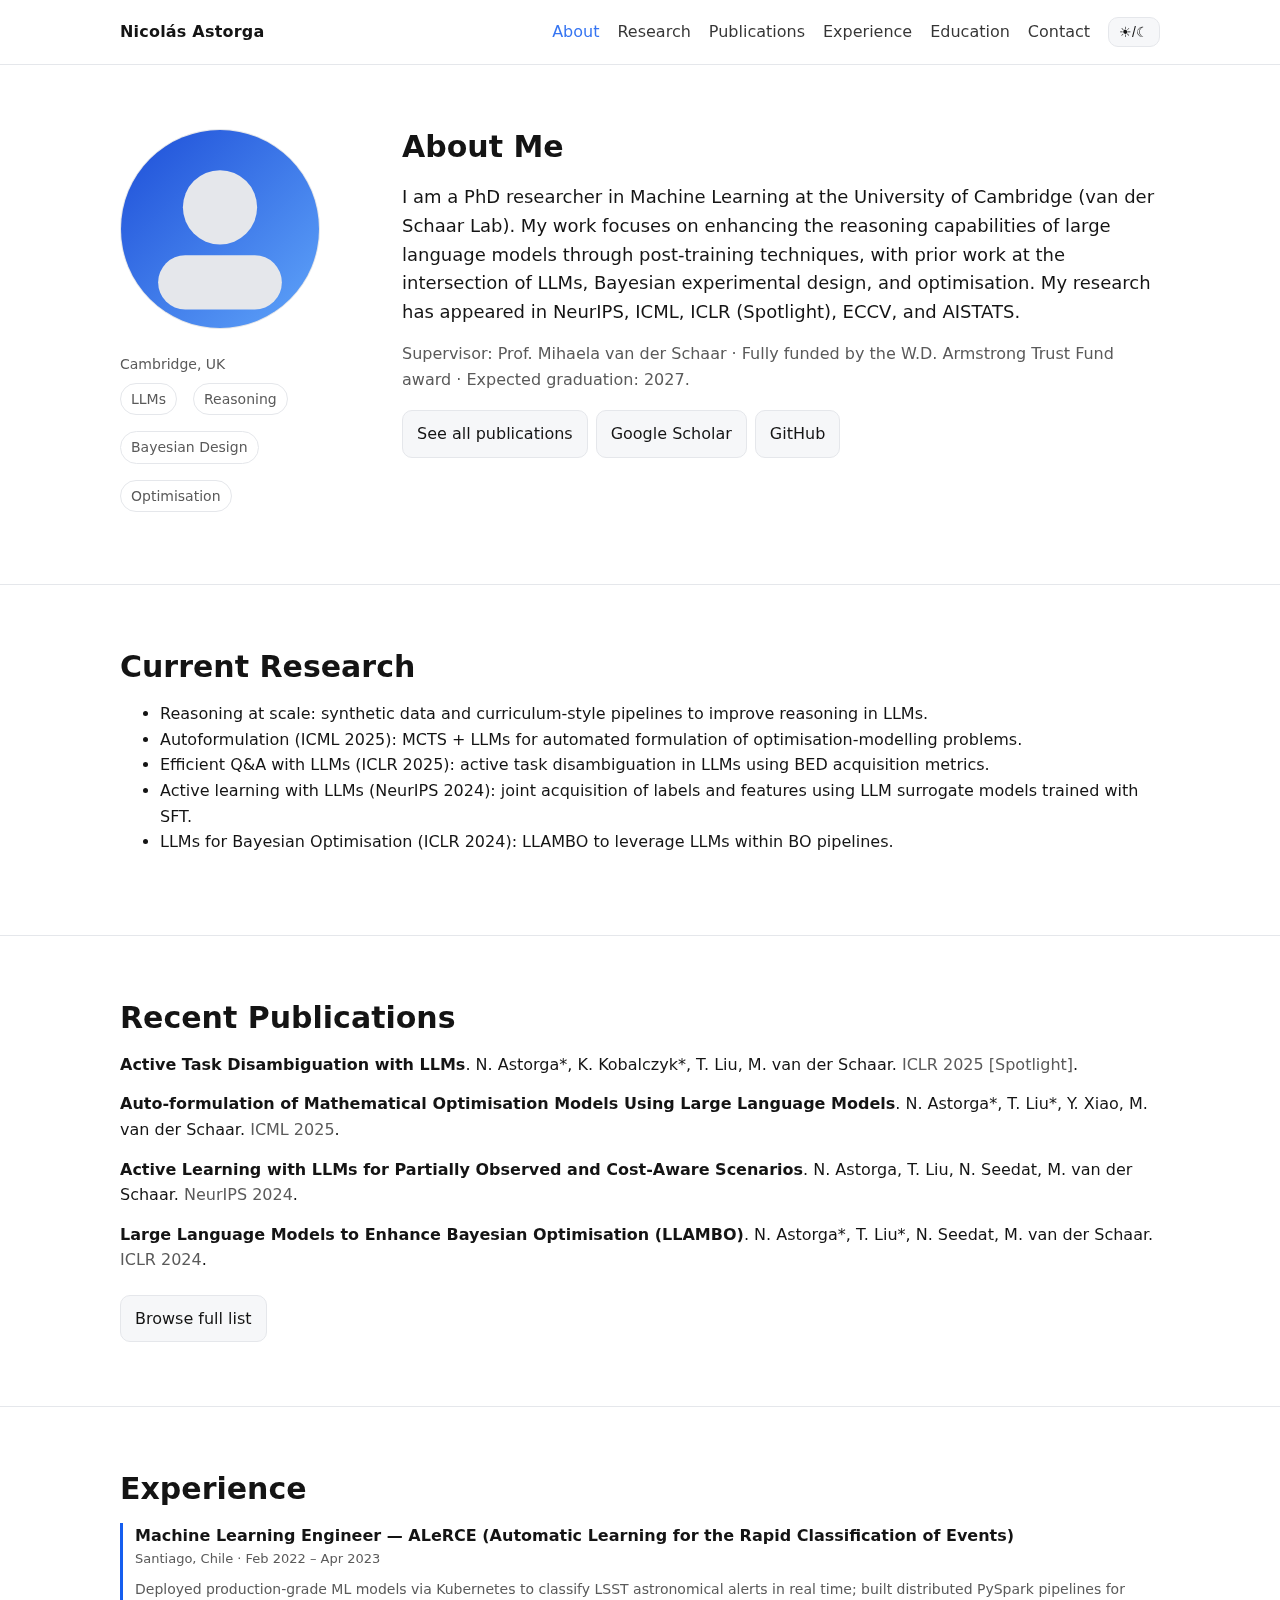
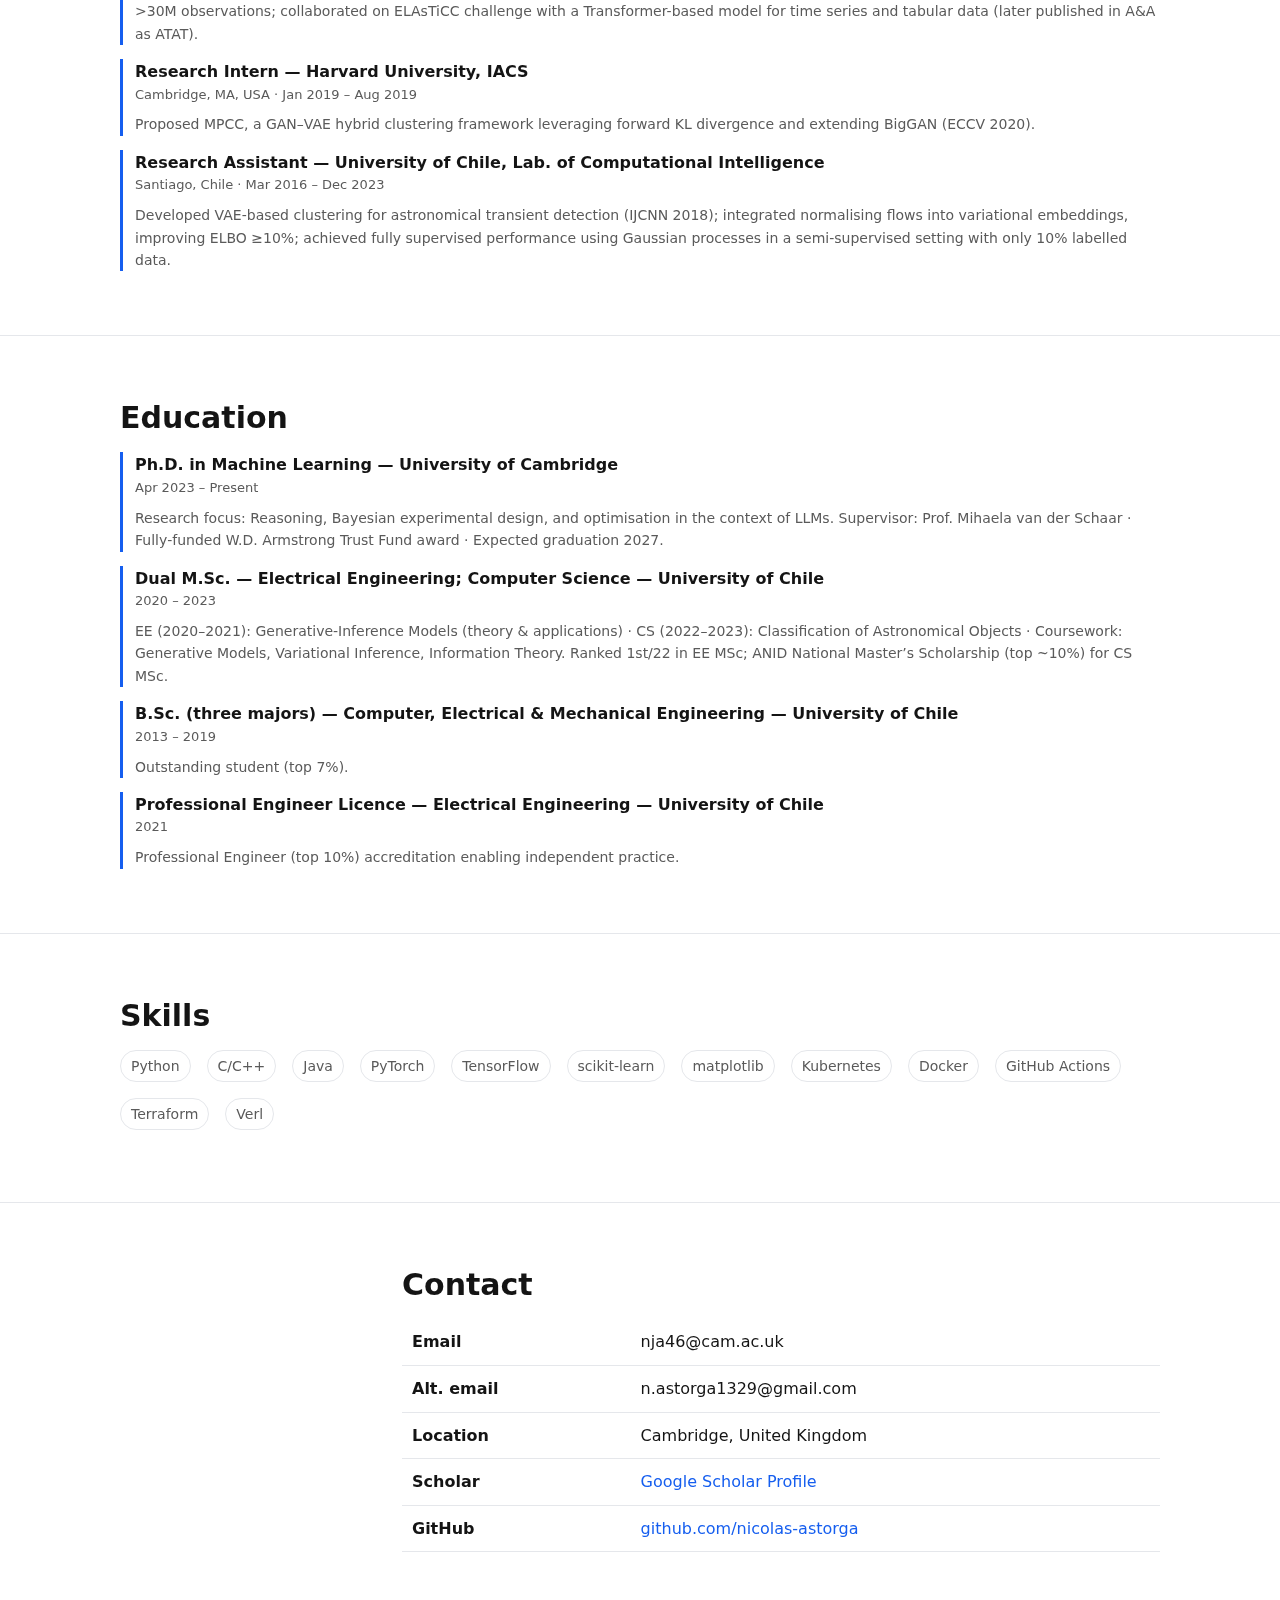
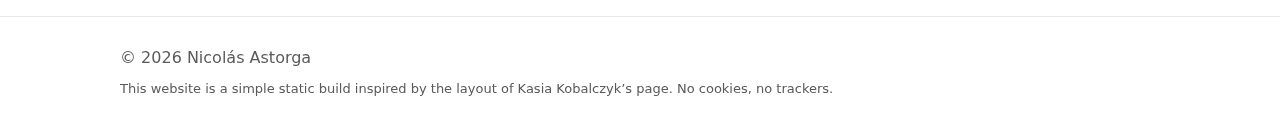
<file: index.html>
<!doctype html>
<html lang="en">
<head>
  <meta charset="utf-8">
  <meta name="viewport" content="width=device-width,initial-scale=1">
  <title>Nicolás Astorga — Researcher in Machine Learning</title>
  <meta name="description" content="PhD researcher focusing on enhancing the reasoning capabilities of LLMs via post-training, Bayesian experimental design, and optimisation.">
  <link rel="preconnect" href="https://fonts.gstatic.com" crossorigin>
  <link rel="preconnect" href="https://fonts.googleapis.com">
  <link href="https://fonts.googleapis.com/css2?family=Inter:wght@400;600;700&display=swap" rel="stylesheet">
  <link rel="stylesheet" href="assets/css/styles.css">
  <meta property="og:title" content="Nicolás Astorga">
  <meta property="og:description" content="PhD researcher in Machine Learning at the University of Cambridge (van der Schaar Lab).">
  <meta property="og:type" content="website">
  <meta property="og:image" content="assets/img/profile.svg">
  <meta name="theme-color" content="#155EEF">
</head>
<body>
  <nav class="nav">
    <div class="container wrap">
      <div class="brand">Nicolás Astorga</div>
      <ul>
        <li><a href="#about" class="active">About</a></li>
        <li><a href="#research">Research</a></li>
        <li><a href="#publications">Publications</a></li>
        <li><a href="#experience">Experience</a></li>
        <li><a href="#education">Education</a></li>
        <li><a href="#contact">Contact</a></li>
        <li><button id="themeToggle" class="toggle" aria-label="Toggle theme">☀︎/☾</button></li>
      </ul>
    </div>
  </nav>

  <!-- About Me at the very top (no hero section) -->
  <section id="about" class="section">
    <div class="container grid">
      <aside>
        <img src="assets/img/profile.svg" width="200" height="200" alt="Profile photo of Nicolás Astorga" class="img-round">
        <div class="mt-16">
          <div class="small">Cambridge, UK</div>
          <div class="chips mt-8">
            <span class="badge">LLMs</span>
            <span class="badge">Reasoning</span>
            <span class="badge">Bayesian Design</span>
            <span class="badge">Optimisation</span>
          </div>
        </div>
      </aside>
      <div>
        <h2>About Me</h2>
        <p class="lead">
          I am a PhD researcher in Machine Learning at the University of Cambridge (van der Schaar Lab).
          My work focuses on enhancing the reasoning capabilities of large language models through post-training techniques,
          with prior work at the intersection of LLMs, Bayesian experimental design, and optimisation.
          My research has appeared in NeurIPS, ICML, ICLR (Spotlight), ECCV, and AISTATS.
        </p>
        <p class="sub">
          Supervisor: Prof. Mihaela van der Schaar · Fully funded by the W.D. Armstrong Trust Fund award · Expected graduation: 2027.
        </p>
        <div class="chips">
          <a class="btn" href="publications.html">See all publications</a>
          <a class="btn" href="https://scholar.google.com/citations?user=oLiBK8cAAAAJ" target="_blank" rel="noopener">Google Scholar</a>
          <a class="btn" href="https://github.com/nicolas-astorga" target="_blank" rel="noopener">GitHub</a>
        </div>
      </div>
    </div>
  </section>

  <section id="research" class="section">
    <div class="container">
      <h2>Current Research</h2>
      <ul class="mt-16">
        <li>Reasoning at scale: synthetic data and curriculum-style pipelines to improve reasoning in LLMs.</li>
        <li>Autoformulation (ICML&nbsp;2025): MCTS + LLMs for automated formulation of optimisation-modelling problems.</li>
        <li>Efficient Q&amp;A with LLMs (ICLR&nbsp;2025): active task disambiguation in LLMs using BED acquisition metrics.</li>
        <li>Active learning with LLMs (NeurIPS&nbsp;2024): joint acquisition of labels and features using LLM surrogate models trained with SFT.</li>
        <li>LLMs for Bayesian Optimisation (ICLR&nbsp;2024): LLAMBO to leverage LLMs within BO pipelines.</li>
      </ul>
    </div>
  </section>

  <section id="publications" class="section">
    <div class="container">
      <h2>Recent Publications</h2>
      <div class="mt-16">
        <p class="pub"><strong>Active Task Disambiguation with LLMs</strong>. N. Astorga*, K. Kobalczyk*, T. Liu, M. van der Schaar. <span class="venue">ICLR 2025 [Spotlight]</span>.</p>
        <p class="pub"><strong>Auto‑formulation of Mathematical Optimisation Models Using Large Language Models</strong>. N. Astorga*, T. Liu*, Y. Xiao, M. van der Schaar. <span class="venue">ICML 2025</span>.</p>
        <p class="pub"><strong>Active Learning with LLMs for Partially Observed and Cost‑Aware Scenarios</strong>. N. Astorga, T. Liu, N. Seedat, M. van der Schaar. <span class="venue">NeurIPS 2024</span>.</p>
        <p class="pub"><strong>Large Language Models to Enhance Bayesian Optimisation (LLAMBO)</strong>. N. Astorga*, T. Liu*, N. Seedat, M. van der Schaar. <span class="venue">ICLR 2024</span>.</p>
        <a class="btn mt-8" href="publications.html">Browse full list</a>
      </div>
    </div>
  </section>

  <section id="experience" class="section">
    <div class="container">
      <h2>Experience</h2>
      <div class="timeline mt-16">
        <div class="item">
          <div class="what">Machine Learning Engineer — ALeRCE (Automatic Learning for the Rapid Classification of Events)</div>
          <div class="when">Santiago, Chile · Feb 2022 – Apr 2023</div>
          <div class="small mt-8">
            Deployed production-grade ML models via Kubernetes to classify LSST astronomical alerts in real time;
            built distributed PySpark pipelines for &gt;30M observations; collaborated on ELAsTiCC challenge with a Transformer-based model for time series and tabular data (later published in A&amp;A as ATAT).
          </div>
        </div>
        <div class="item">
          <div class="what">Research Intern — Harvard University, IACS</div>
          <div class="when">Cambridge, MA, USA · Jan 2019 – Aug 2019</div>
          <div class="small mt-8">
            Proposed MPCC, a GAN–VAE hybrid clustering framework leveraging forward KL divergence and extending BigGAN (ECCV 2020).
          </div>
        </div>
        <div class="item">
          <div class="what">Research Assistant — University of Chile, Lab. of Computational Intelligence</div>
          <div class="when">Santiago, Chile · Mar 2016 – Dec 2023</div>
          <div class="small mt-8">
            Developed VAE-based clustering for astronomical transient detection (IJCNN 2018);
            integrated normalising flows into variational embeddings, improving ELBO ≥10%;
            achieved fully supervised performance using Gaussian processes in a semi‑supervised setting with only 10% labelled data.
          </div>
        </div>
      </div>
    </div>
  </section>

  <section id="education" class="section">
    <div class="container">
      <h2>Education</h2>
      <div class="timeline mt-16">
        <div class="item">
          <div class="what">Ph.D. in Machine Learning — University of Cambridge</div>
          <div class="when">Apr 2023 – Present</div>
          <div class="small mt-8">
            Research focus: Reasoning, Bayesian experimental design, and optimisation in the context of LLMs.
            Supervisor: Prof. Mihaela van der Schaar · Fully‑funded W.D. Armstrong Trust Fund award · Expected graduation 2027.
          </div>
        </div>
        <div class="item">
          <div class="what">Dual M.Sc. — Electrical Engineering; Computer Science — University of Chile</div>
          <div class="when">2020 – 2023</div>
          <div class="small mt-8">
            EE (2020–2021): Generative‑Inference Models (theory &amp; applications)&nbsp;·
            CS (2022–2023): Classification of Astronomical Objects&nbsp;·
            Coursework: Generative Models, Variational Inference, Information Theory.
            Ranked 1st/22 in EE MSc; ANID National Master’s Scholarship (top ~10%) for CS MSc.
          </div>
        </div>
        <div class="item">
          <div class="what">B.Sc. (three majors) — Computer, Electrical &amp; Mechanical Engineering — University of Chile</div>
          <div class="when">2013 – 2019</div>
          <div class="small mt-8">
            Outstanding student (top 7%).
          </div>
        </div>
        <div class="item">
          <div class="what">Professional Engineer Licence — Electrical Engineering — University of Chile</div>
          <div class="when">2021</div>
          <div class="small mt-8">
            Professional Engineer (top 10%) accreditation enabling independent practice.
          </div>
        </div>
      </div>
    </div>
  </section>

  <section class="section">
    <div class="container">
      <h2>Skills</h2>
      <div class="chips mt-16">
        <span class="badge">Python</span><span class="badge">C/C++</span><span class="badge">Java</span>
        <span class="badge">PyTorch</span><span class="badge">TensorFlow</span><span class="badge">scikit‑learn</span>
        <span class="badge">matplotlib</span><span class="badge">Kubernetes</span><span class="badge">Docker</span>
        <span class="badge">GitHub Actions</span><span class="badge">Terraform</span><span class="badge">Verl</span>
      </div>
    </div>
  </section>

  <section id="contact" class="section">
    <div class="container grid">
      <aside></aside>
      <div>
        <h2>Contact</h2>
        <table class="table mt-16">
          <tbody>
            <tr><th>Email</th><td>nja46@cam.ac.uk</td></tr>
            <tr><th>Alt. email</th><td>n.astorga1329@gmail.com</td></tr>
            <tr><th>Location</th><td>Cambridge, United Kingdom</td></tr>
            <tr><th>Scholar</th><td><a href="https://scholar.google.com/citations?user=oLiBK8cAAAAJ" target="_blank" rel="noopener">Google Scholar Profile</a></td></tr>
            <tr><th>GitHub</th><td><a href="https://github.com/nicolas-astorga" target="_blank" rel="noopener">github.com/nicolas-astorga</a></td></tr>
          </tbody>
        </table>
      </div>
    </div>
  </section>

  <footer>
    <div class="container">
      <div>© <span id="yr"></span> Nicolás Astorga</div>
      <div class="legal mt-8">This website is a simple static build inspired by the layout of Kasia Kobalczyk’s page. No cookies, no trackers.</div>
    </div>
  </footer>

  <script src="assets/js/main.js"></script>
  <script>document.getElementById('yr').textContent = new Date().getFullYear()</script>
</body>
</html>
</file>
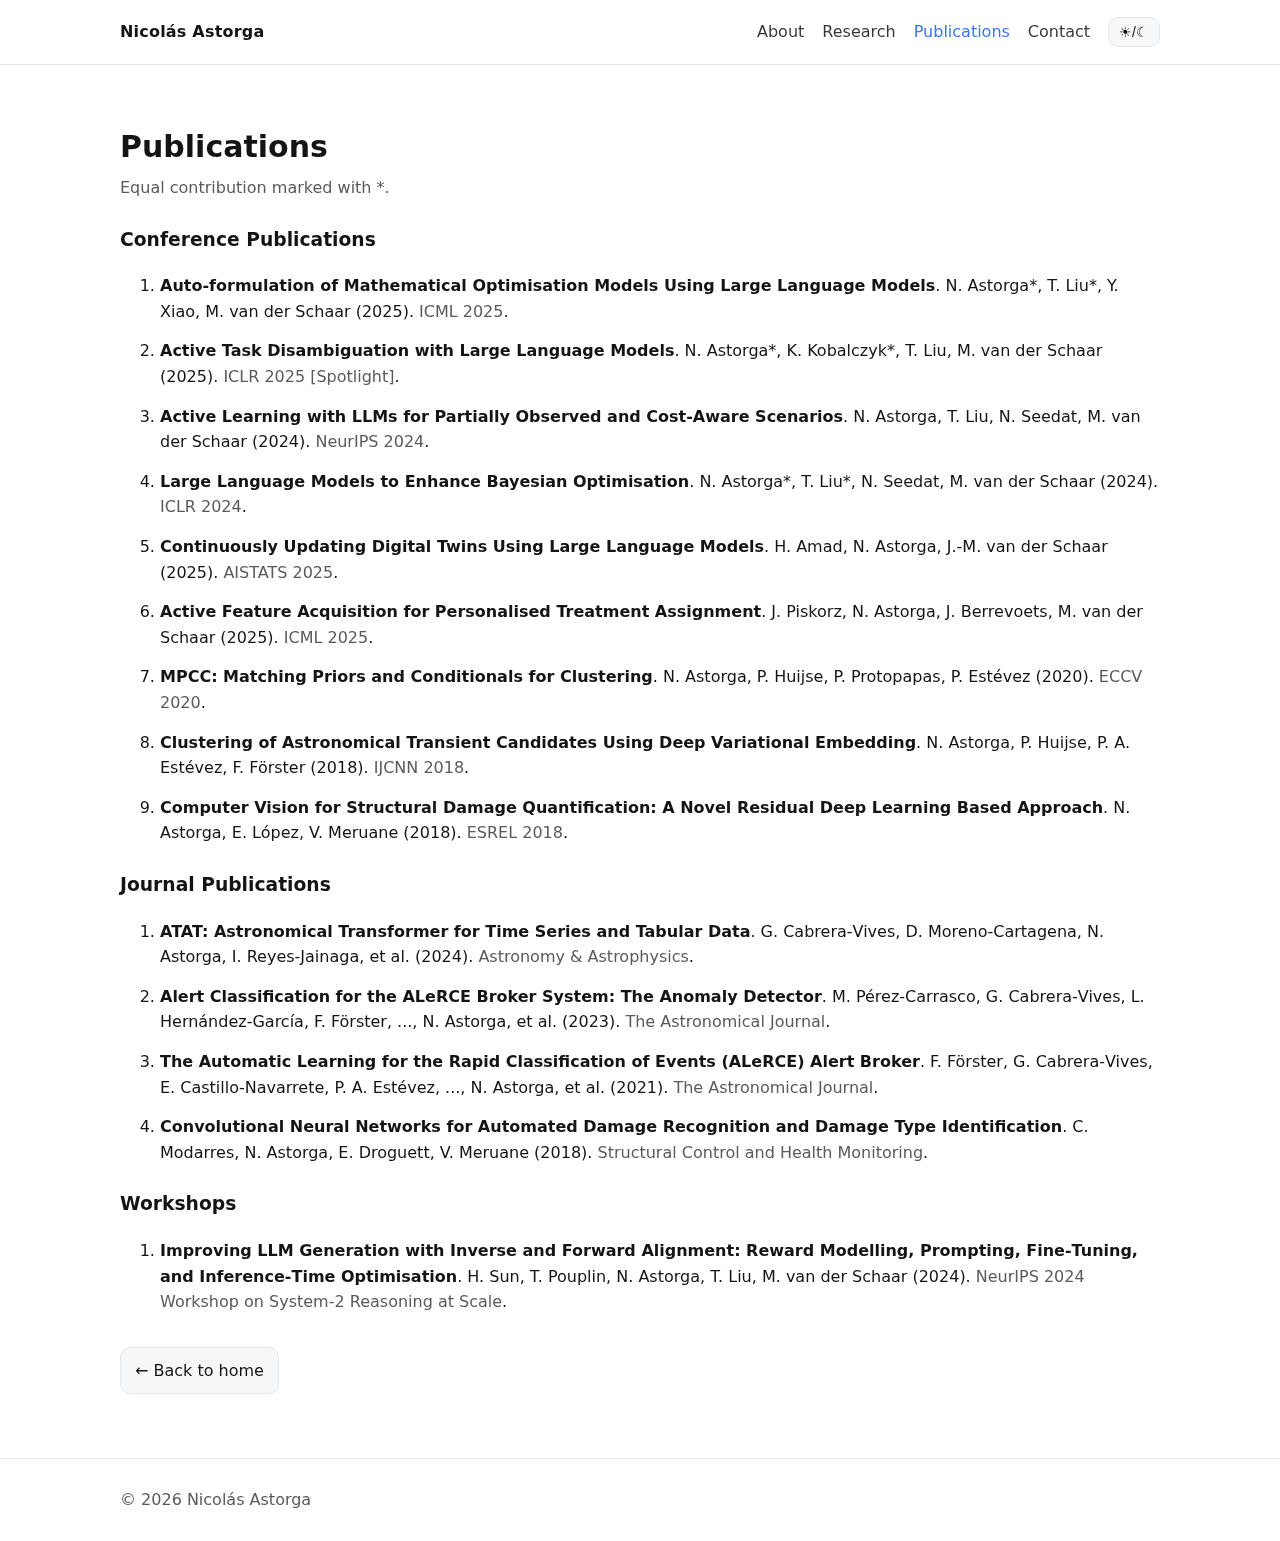
<file: publications.html>
<!doctype html>
<html lang="en">
<head>
  <meta charset="utf-8">
  <meta name="viewport" content="width=device-width,initial-scale=1">
  <title>Publications — Nicolás Astorga</title>
  <link rel="stylesheet" href="assets/css/styles.css">
</head>
<body>
  <nav class="nav">
    <div class="container wrap">
      <div class="brand">Nicolás Astorga</div>
      <ul>
        <li><a href="index.html#about">About</a></li>
        <li><a href="index.html#research">Research</a></li>
        <li><a href="publications.html" class="active">Publications</a></li>
        <li><a href="index.html#contact">Contact</a></li>
        <li><button id="themeToggle" class="toggle" aria-label="Toggle theme">☀︎/☾</button></li>
      </ul>
    </div>
  </nav>

  <section class="section">
    <div class="container">
      <h2>Publications</h2>
      <p class="sub mt-8">Equal contribution marked with *.</p>

      <h3 class="mt-24">Conference Publications</h3>
      <ol class="mt-16">
        <li class="pub"><strong>Auto‑formulation of Mathematical Optimisation Models Using Large Language Models</strong>. N. Astorga*, T. Liu*, Y. Xiao, M. van der Schaar (2025). <span class="venue">ICML 2025</span>.</li>
        <li class="pub"><strong>Active Task Disambiguation with Large Language Models</strong>. N. Astorga*, K. Kobalczyk*, T. Liu, M. van der Schaar (2025). <span class="venue">ICLR 2025 [Spotlight]</span>.</li>
        <li class="pub"><strong>Active Learning with LLMs for Partially Observed and Cost‑Aware Scenarios</strong>. N. Astorga, T. Liu, N. Seedat, M. van der Schaar (2024). <span class="venue">NeurIPS 2024</span>.</li>
        <li class="pub"><strong>Large Language Models to Enhance Bayesian Optimisation</strong>. N. Astorga*, T. Liu*, N. Seedat, M. van der Schaar (2024). <span class="venue">ICLR 2024</span>.</li>
        <li class="pub"><strong>Continuously Updating Digital Twins Using Large Language Models</strong>. H. Amad, N. Astorga, J.-M. van der Schaar (2025). <span class="venue">AISTATS 2025</span>.</li>
        <li class="pub"><strong>Active Feature Acquisition for Personalised Treatment Assignment</strong>. J. Piskorz, N. Astorga, J. Berrevoets, M. van der Schaar (2025). <span class="venue">ICML 2025</span>.</li>
        <li class="pub"><strong>MPCC: Matching Priors and Conditionals for Clustering</strong>. N. Astorga, P. Huijse, P. Protopapas, P. Estévez (2020). <span class="venue">ECCV 2020</span>.</li>
        <li class="pub"><strong>Clustering of Astronomical Transient Candidates Using Deep Variational Embedding</strong>. N. Astorga, P. Huijse, P. A. Estévez, F. Förster (2018). <span class="venue">IJCNN 2018</span>.</li>
        <li class="pub"><strong>Computer Vision for Structural Damage Quantification: A Novel Residual Deep Learning Based Approach</strong>. N. Astorga, E. López, V. Meruane (2018). <span class="venue">ESREL 2018</span>.</li>
      </ol>

      <h3 class="mt-24">Journal Publications</h3>
      <ol class="mt-16">
        <li class="pub"><strong>ATAT: Astronomical Transformer for Time Series and Tabular Data</strong>. G. Cabrera‑Vives, D. Moreno‑Cartagena, N. Astorga, I. Reyes‑Jainaga, et&nbsp;al. (2024). <span class="venue">Astronomy &amp; Astrophysics</span>.</li>
        <li class="pub"><strong>Alert Classification for the ALeRCE Broker System: The Anomaly Detector</strong>. M. Pérez‑Carrasco, G. Cabrera‑Vives, L. Hernández‑García, F. Förster, ..., N. Astorga, et&nbsp;al. (2023). <span class="venue">The Astronomical Journal</span>.</li>
        <li class="pub"><strong>The Automatic Learning for the Rapid Classification of Events (ALeRCE) Alert Broker</strong>. F. Förster, G. Cabrera‑Vives, E. Castillo‑Navarrete, P. A. Estévez, ..., N. Astorga, et&nbsp;al. (2021). <span class="venue">The Astronomical Journal</span>.</li>
        <li class="pub"><strong>Convolutional Neural Networks for Automated Damage Recognition and Damage Type Identification</strong>. C. Modarres, N. Astorga, E. Droguett, V. Meruane (2018). <span class="venue">Structural Control and Health Monitoring</span>.</li>
      </ol>

      <h3 class="mt-24">Workshops</h3>
      <ol class="mt-16">
        <li class="pub"><strong>Improving LLM Generation with Inverse and Forward Alignment: Reward Modelling, Prompting, Fine‑Tuning, and Inference‑Time Optimisation</strong>. H. Sun, T. Pouplin, N. Astorga, T. Liu, M. van der Schaar (2024). <span class="venue">NeurIPS 2024 Workshop on System‑2 Reasoning at Scale</span>.</li>
      </ol>

      <div class="mt-32">
        <a class="btn" href="index.html">← Back to home</a>
      </div>
    </div>
  </section>

  <footer>
    <div class="container">
      <div>© <span id="yr"></span> Nicolás Astorga</div>
    </div>
  </footer>

  <script src="assets/js/main.js"></script>
  <script>document.getElementById('yr').textContent = new Date().getFullYear()</script>
</body>
</html>
</file>
<file: assets/css/styles.css>
/* Nicolas Astorga — minimal academic site (no frameworks) */
:root{
  --bg: #ffffff;
  --text: #141414;
  --muted: #5a5a5a;
  --card: #f6f7f9;
  --accent: #155EEF;
  --border: #e5e7eb;
}
html[data-theme="dark"]{
  --bg: #0b0c0f;
  --text: #e9edf1;
  --muted: #a9b1ba;
  --card: #12151b;
  --accent: #4f83ff;
  --border: #222733;
}
*{box-sizing:border-box}
html{scroll-behavior:smooth}
body{
  margin:0;
  font-family: ui-sans-serif, system-ui, -apple-system, Segoe UI, Roboto, Helvetica, Arial, "Apple Color Emoji","Segoe UI Emoji";
  color:var(--text);
  background:var(--bg);
  line-height:1.6;
}
.container{max-width:1080px;margin:0 auto;padding:0 20px}
a{color:var(--accent);text-decoration:none}
a:hover{text-decoration:underline}
/* Navbar */
.nav{
  position:sticky;top:0;z-index:50;
  backdrop-filter:saturate(180%) blur(6px);
  background:color-mix(in oklab, var(--bg) 86%, transparent);
  border-bottom:1px solid var(--border);
}
.nav .wrap{display:flex;align-items:center;gap:16px;justify-content:space-between;height:64px}
.brand{font-weight:700;letter-spacing:.2px}
.nav ul{list-style:none;margin:0;padding:0;display:flex;gap:18px;align-items:center}
.nav li a{color:var(--text);opacity:.86}
.nav li a.active{color:var(--accent)}
.toggle{
  border:1px solid var(--border);border-radius:10px;padding:6px 10px;cursor:pointer;
  background:var(--card);color:var(--text);font-size:14px;
}
/* Header section (About at the top) */
.section{padding:64px 0;border-bottom:1px solid var(--border)}
.section h2{font-size:30px;line-height:1.2;margin:0 0 14px}
.section .sub{color:var(--muted);margin-top:-4px;margin-bottom:18px}
.lead{font-size:18px}
.grid{
  display:grid;gap:22px;
  grid-template-columns:1fr;
}
@media(min-width:960px){
  .grid{grid-template-columns:260px 1fr}
}
.card{
  background:var(--card);border:1px solid var(--border);border-radius:12px;padding:18px;
}
.img-round{width:200px;height:200px;border-radius:50%;object-fit:cover;border:1px solid var(--border);background:#ddd}
.badge{display:inline-block;padding:4px 10px;border-radius:999px;border:1px solid var(--border);background:transparent;margin:0 8px 8px 0;color:var(--muted);font-size:14px}
/* Timelines */
.timeline{display:grid;gap:14px}
.timeline .item{border-left:3px solid var(--accent);padding-left:12px}
.timeline .item .when{font-size:13px;color:var(--muted)}
.timeline .item .what{font-weight:600}
/* Publications */
.pub{margin:0 0 14px}
.pub .venue{color:var(--muted)}
/* Footer */
footer{padding:28px 0;color:var(--muted)}
footer .legal{font-size:13px}
/* Simple responsive table */
.table{width:100%;border-collapse:collapse}
.table th,.table td{padding:10px;border-bottom:1px solid var(--border);text-align:left}
/* Buttons */
.btn{display:inline-block;padding:10px 14px;border-radius:10px;border:1px solid var(--border);background:var(--card);color:var(--text)}
.btn:hover{transform:translateY(-1px)}
/* Chips row */
.chips{display:flex;flex-wrap:wrap;gap:8px}
/* Utilities */
.mt-0{margin-top:0}.mt-8{margin-top:8px}.mt-16{margin-top:16px}.mt-24{margin-top:24px}.mt-32{margin-top:32px}
.small{font-size:14px;color:var(--muted)}
</file>
